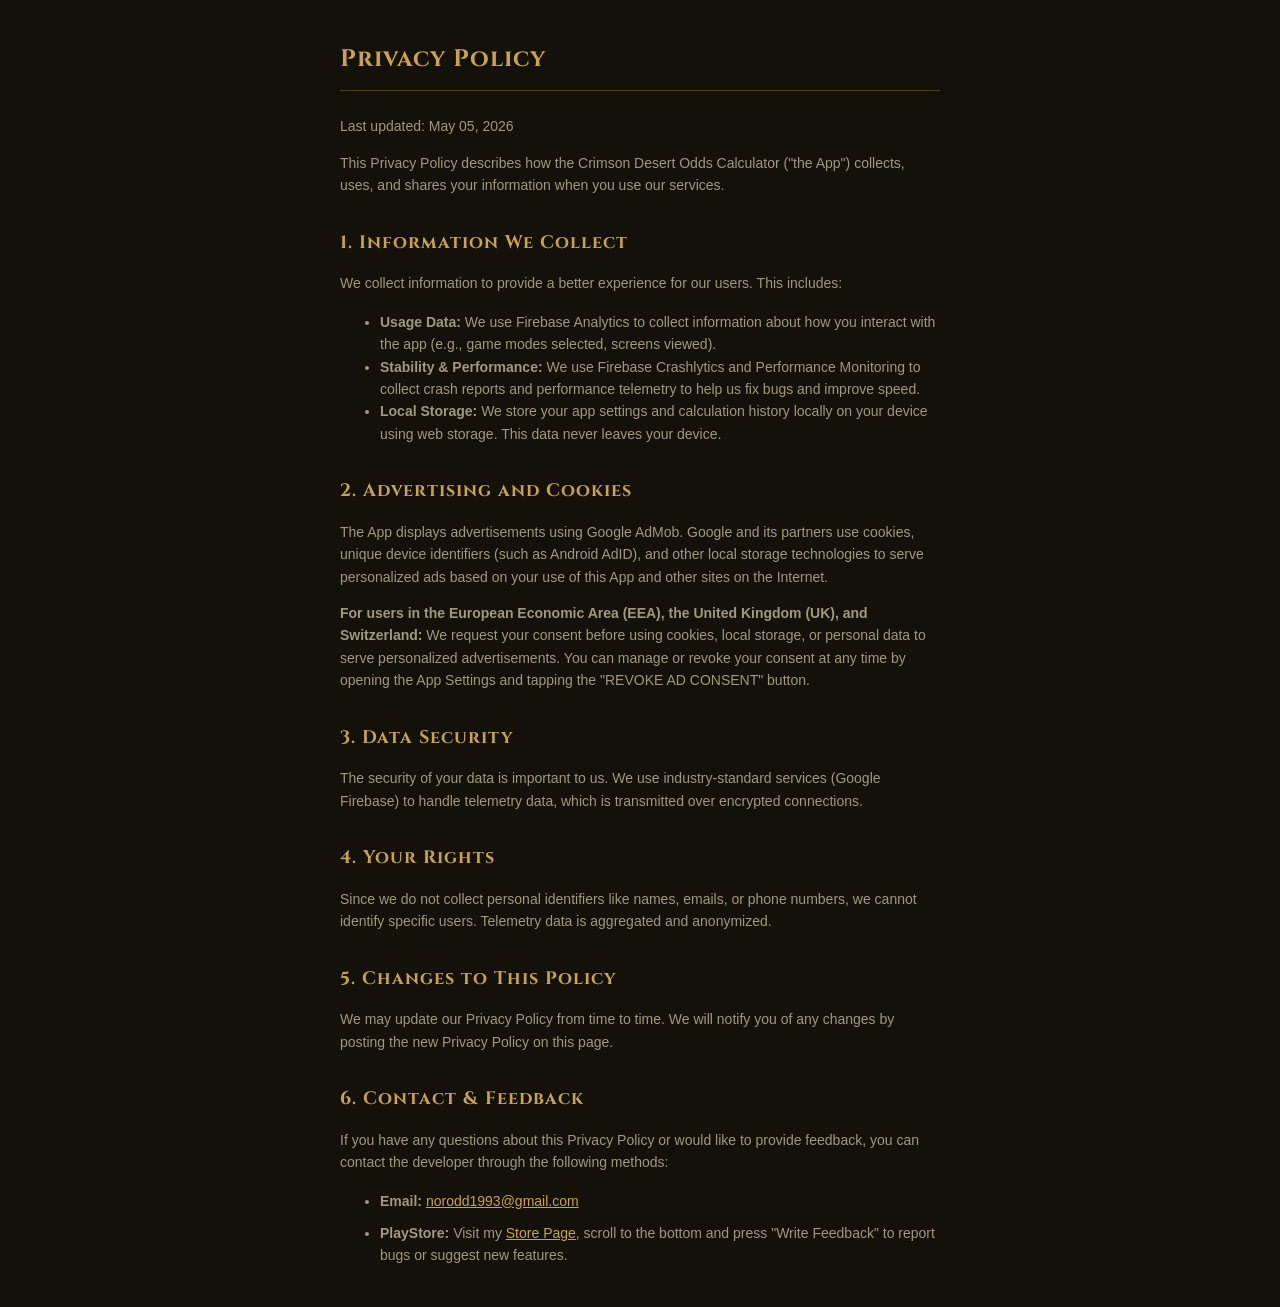
<file: privacy-policy.html>
<!DOCTYPE html>
<html lang="en">
<head>
    <meta charset="UTF-8">
    <meta name="viewport" content="width=device-width, initial-scale=1.0, viewport-fit=cover">
    <title>Privacy Policy - Crimson Desert Odds</title>
    <link href="https://fonts.googleapis.com/css2?family=Cinzel:wght@400;600;700&display=swap" rel="stylesheet">
    <style>
        :root {
            --bg: #131109;
            --surface: #1c1912;
            --gold: #c9a44a;
            --text: #e0d8c0;
            --text-dim: #a09880;
        }
        body {
            background: var(--bg);
            color: var(--text);
            font-family: sans-serif;
            margin: 0;
            padding: calc(24px + env(safe-area-inset-top, 24px)) 24px 24px;
            line-height: 1.6;
        }
        h1, h2 {
            font-family: 'Cinzel', serif;
            color: var(--gold);
            letter-spacing: 1px;
        }
        h1 { font-size: 24px; border-bottom: 1px solid rgba(201,164,74,0.3); padding-bottom: 12px; margin-bottom: 24px; }
        h2 { font-size: 18px; margin-top: 32px; }
        p, li { font-size: 14px; color: var(--text-dim); }
        .back-link {
            display: inline-block;
            margin-bottom: 20px;
            color: var(--gold);
            text-decoration: none;
            font-weight: bold;
        }
        .container { max-width: 600px; margin: 0 auto; }
    </style>
</head>
<body>
    <div class="container">
        <h1>Privacy Policy</h1>
        <p>Last updated: May 05, 2026</p>

        <p>This Privacy Policy describes how the Crimson Desert Odds Calculator ("the App") collects, uses, and shares your information when you use our services.</p>

        <h2>1. Information We Collect</h2>
        <p>We collect information to provide a better experience for our users. This includes:</p>
        <ul>
            <li><strong>Usage Data:</strong> We use Firebase Analytics to collect information about how you interact with the app (e.g., game modes selected, screens viewed).</li>
            <li><strong>Stability & Performance:</strong> We use Firebase Crashlytics and Performance Monitoring to collect crash reports and performance telemetry to help us fix bugs and improve speed.</li>
            <li><strong>Local Storage:</strong> We store your app settings and calculation history locally on your device using web storage. This data never leaves your device.</li>
        </ul>

        <h2>2. Advertising and Cookies</h2>
        <p>The App displays advertisements using Google AdMob. Google and its partners use cookies, unique device identifiers (such as Android AdID), and other local storage technologies to serve personalized ads based on your use of this App and other sites on the Internet.</p>
        <p><strong>For users in the European Economic Area (EEA), the United Kingdom (UK), and Switzerland:</strong> We request your consent before using cookies, local storage, or personal data to serve personalized advertisements. You can manage or revoke your consent at any time by opening the App Settings and tapping the "REVOKE AD CONSENT" button.</p>

        <h2>3. Data Security</h2>
        <p>The security of your data is important to us. We use industry-standard services (Google Firebase) to handle telemetry data, which is transmitted over encrypted connections.</p>

        <h2>4. Your Rights</h2>
        <p>Since we do not collect personal identifiers like names, emails, or phone numbers, we cannot identify specific users. Telemetry data is aggregated and anonymized.</p>

        <h2>5. Changes to This Policy</h2>
        <p>We may update our Privacy Policy from time to time. We will notify you of any changes by posting the new Privacy Policy on this page.</p>

        <h2>6. Contact &amp; Feedback</h2>
        <p>If you have any questions about this Privacy Policy or would like to provide feedback, you can contact the developer through the following methods:</p>
        <ul>
            <li><strong>Email:</strong> <a href="mailto:norodd1993@gmail.com" style="color: var(--gold);">norodd1993@gmail.com</a></li>
            <li style="margin-top: 10px;"><strong>PlayStore:</strong> Visit my <a href="https://play.google.com/store/apps/details?id=com.norodd.cdcalculator" target="_blank" style="color: var(--gold);">Store Page</a>, scroll to the bottom and press "Write Feedback" to report bugs or suggest new features.</li>
        </ul>
    </div>
</body>
</html>
</file>
